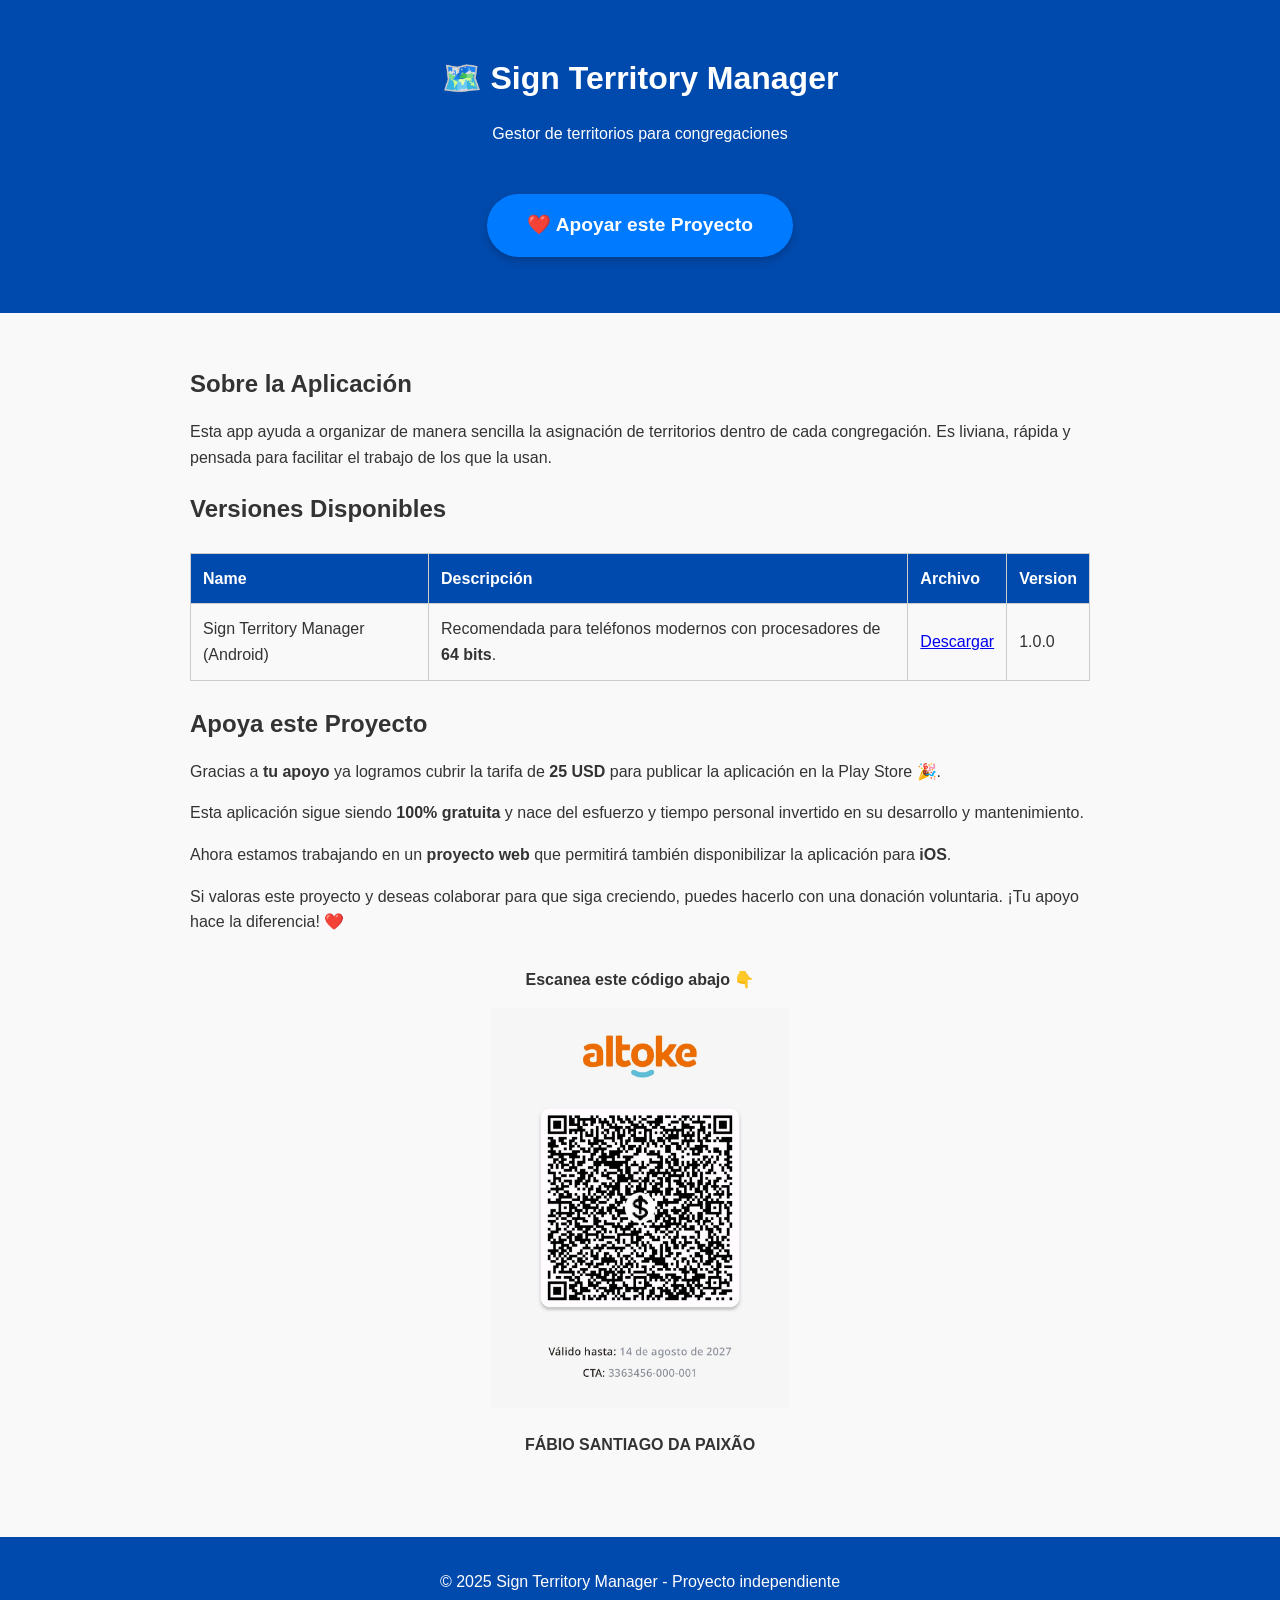
<file: index.html>
<!DOCTYPE html>
<html lang="es">
<head>
  <meta charset="UTF-8" />
  <meta name="viewport" content="width=device-width, initial-scale=1.0" />
  <title>Sign Territory Manager</title>
  <link rel="icon" type="image/png" href="img/logo.png" />
  <link rel="stylesheet" href="css/style.css" />
</head>
<body>
  <header>
    <h1>🗺️ Sign Territory Manager</h1>
    <p>Gestor de territorios para congregaciones</p>

    <!-- 🚨 Botón destacado justo después de la descripción -->
    <div class="donar-top">
      <a href="#qr" class="donate-button">❤️ Apoyar este Proyecto </a>
    </div>
  </header>

  <main>
    <section id="about">
      <h2>Sobre la Aplicación</h2>
      <p>
        Esta app ayuda a organizar de manera sencilla la asignación de territorios dentro de cada congregación.  
        Es liviana, rápida y pensada para facilitar el trabajo de los que la usan.  
      </p>
    </section>

    <section id="versions">
      <h2>Versiones Disponibles</h2>
      <table>
        <thead>
          <tr>
            <th>Name</th>
            <th>Descripción</th>
            <th>Archivo</th>
             <th>Version</th>
          </tr>
        </thead>
        <tbody>
          <tr>
            <td>Sign Territory Manager (Android)</td>
            <td>Recomendada para teléfonos modernos con procesadores de <strong>64 bits</strong>.</td>
            <td><a target="_blank" href="https://play.google.com/store/apps/details?id=com.paixao.sign_territory_manager">Descargar</a></td>
            <td>1.0.0</td>
          </tr>
          
        </tbody>
      </table>
    </section>

    <section id="support">
      <h2>Apoya este Proyecto</h2>
      <p>Gracias a <strong>tu apoyo</strong> ya logramos cubrir la tarifa de <strong>25 USD</strong> para publicar la aplicación en la Play Store 🎉.</p>
        
      <p>Esta aplicación sigue siendo <strong>100% gratuita</strong> y nace del esfuerzo y tiempo personal invertido en su desarrollo y mantenimiento.</p>

      <p>Ahora estamos trabajando en un <strong>proyecto web</strong> que permitirá también disponibilizar la aplicación para <strong>iOS</strong>.</p>
   
      <p>
        Si valoras este proyecto y deseas colaborar para que siga creciendo, puedes hacerlo con una donación voluntaria.  
        ¡Tu apoyo hace la diferencia! ❤️  
      </p>

      <!-- 🎯 Aquí está el QR con el ancla -->
      <div id="qr" class="qr-container">
        <p><strong>Escanea este código abajo 👇</strong></p>
        <img src="img/qr-donacion.jpeg" alt="Código QR para donación" />
         <p><strong>FÁBIO SANTIAGO DA PAIXÃO</strong></p>
      </div>
    </section>
  </main>


  <footer>
    <p>© 2025 Sign Territory Manager - Proyecto independiente</p>
  </footer>

  <!-- Script del popup -->
  <script src="js/popup.js"></script>
</body>
</html>
</file>
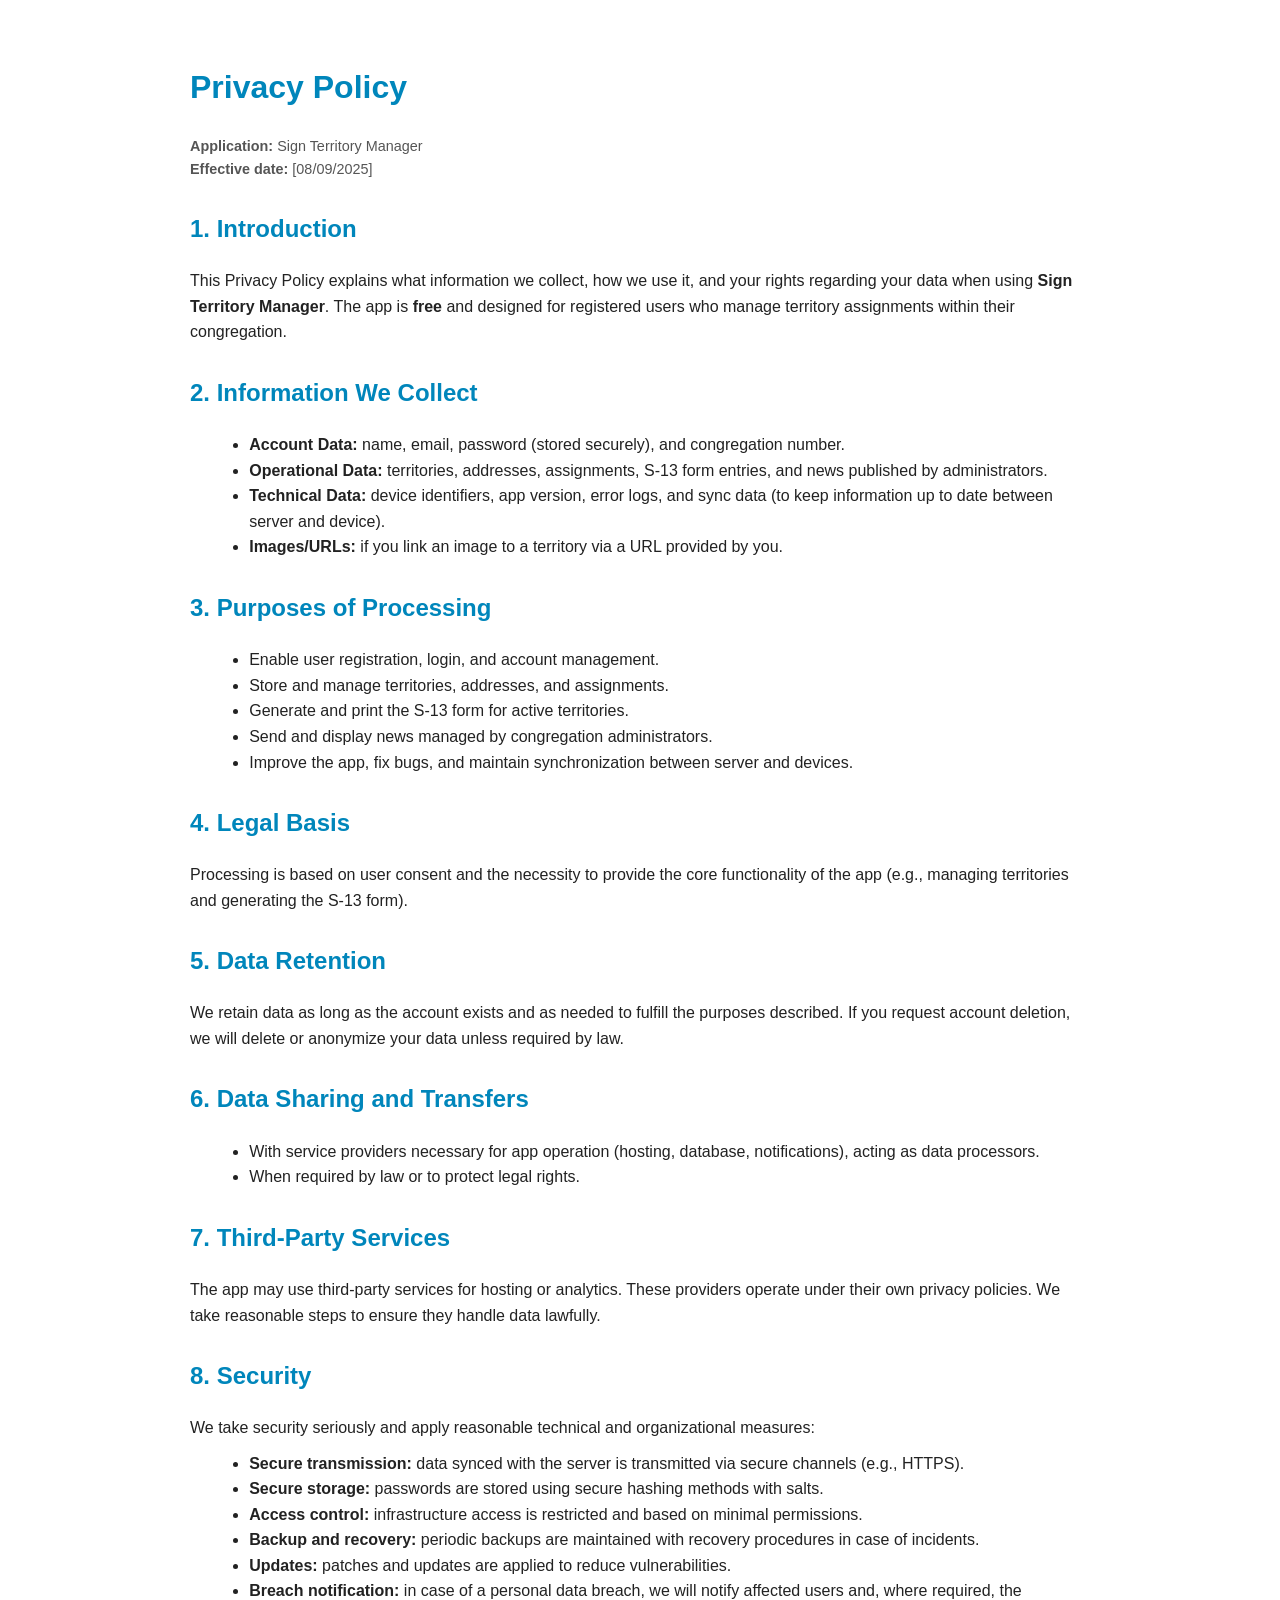
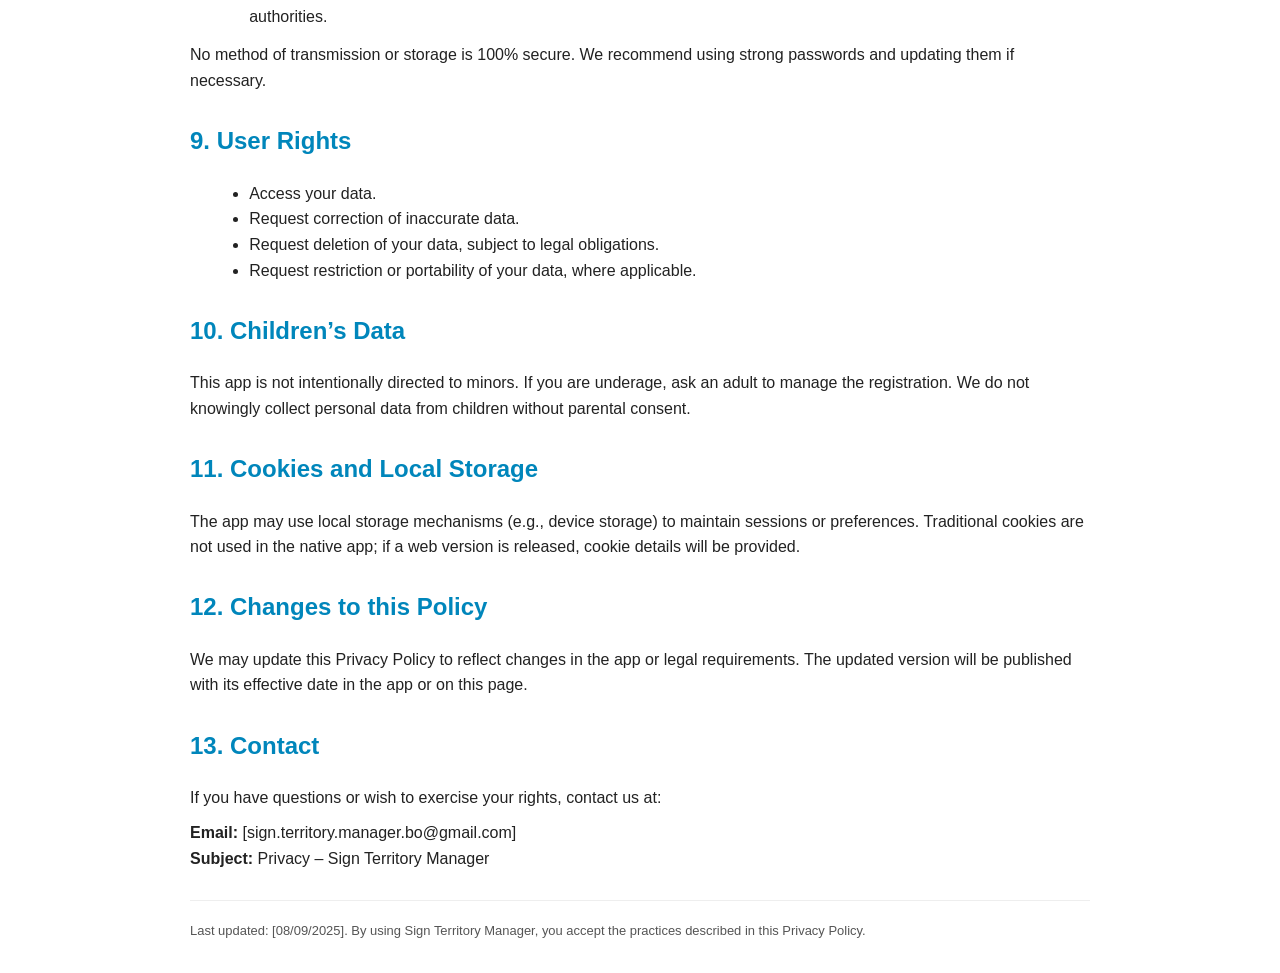
<file: privacy-policy-en.html>
<!doctype html>
<html lang="en">
<head>
  <meta charset="utf-8" />
  <meta name="viewport" content="width=device-width,initial-scale=1" />
  <title>Privacy Policy – Sign Territory Manager</title>
  <style>
    body { font-family: Arial, Helvetica, sans-serif; line-height: 1.6; color: #222; padding: 24px; max-width: 900px; margin: auto; }
    h1,h2 { color: rgb(0, 134, 187); margin-top: 1.2em; }
    p { margin: 0.6em 0; }
    ul { margin: 0.4em 0 0.8em 1.2em; }
    .small { font-size: 0.9em; color: #555; }
    footer { margin-top: 2em; font-size: 0.9em; color:#666; border-top:1px solid #eee; padding-top:12px;}
  </style>
</head>
<body>
  <h1>Privacy Policy</h1>

  <p class="small"><strong>Application:</strong> Sign Territory Manager<br>
  <strong>Effective date:</strong> [08/09/2025]</p>

  <h2>1. Introduction</h2>
  <p>This Privacy Policy explains what information we collect, how we use it, and your rights regarding your data when using <strong>Sign Territory Manager</strong>. The app is <strong>free</strong> and designed for registered users who manage territory assignments within their congregation.</p>

  <h2>2. Information We Collect</h2>
  <ul>
    <li><strong>Account Data:</strong> name, email, password (stored securely), and congregation number.</li>
    <li><strong>Operational Data:</strong> territories, addresses, assignments, S-13 form entries, and news published by administrators.</li>
    <li><strong>Technical Data:</strong> device identifiers, app version, error logs, and sync data (to keep information up to date between server and device).</li>
    <li><strong>Images/URLs:</strong> if you link an image to a territory via a URL provided by you.</li>
  </ul>

  <h2>3. Purposes of Processing</h2>
  <ul>
    <li>Enable user registration, login, and account management.</li>
    <li>Store and manage territories, addresses, and assignments.</li>
    <li>Generate and print the S-13 form for active territories.</li>
    <li>Send and display news managed by congregation administrators.</li>
    <li>Improve the app, fix bugs, and maintain synchronization between server and devices.</li>
  </ul>

  <h2>4. Legal Basis</h2>
  <p>Processing is based on user consent and the necessity to provide the core functionality of the app (e.g., managing territories and generating the S-13 form).</p>

  <h2>5. Data Retention</h2>
  <p>We retain data as long as the account exists and as needed to fulfill the purposes described. If you request account deletion, we will delete or anonymize your data unless required by law.</p>

  <h2>6. Data Sharing and Transfers</h2>
  <ul>
    <li>With service providers necessary for app operation (hosting, database, notifications), acting as data processors.</li>
    <li>When required by law or to protect legal rights.</li>
  </ul>

  <h2>7. Third-Party Services</h2>
  <p>The app may use third-party services for hosting or analytics. These providers operate under their own privacy policies. We take reasonable steps to ensure they handle data lawfully.</p>

  <h2>8. Security</h2>
  <p>We take security seriously and apply reasonable technical and organizational measures:</p>
  <ul>
    <li><strong>Secure transmission:</strong> data synced with the server is transmitted via secure channels (e.g., HTTPS).</li>
    <li><strong>Secure storage:</strong> passwords are stored using secure hashing methods with salts.</li>
    <li><strong>Access control:</strong> infrastructure access is restricted and based on minimal permissions.</li>
    <li><strong>Backup and recovery:</strong> periodic backups are maintained with recovery procedures in case of incidents.</li>
    <li><strong>Updates:</strong> patches and updates are applied to reduce vulnerabilities.</li>
    <li><strong>Breach notification:</strong> in case of a personal data breach, we will notify affected users and, where required, the authorities.</li>
  </ul>
  <p>No method of transmission or storage is 100% secure. We recommend using strong passwords and updating them if necessary.</p>

  <h2>9. User Rights</h2>
  <ul>
    <li>Access your data.</li>
    <li>Request correction of inaccurate data.</li>
    <li>Request deletion of your data, subject to legal obligations.</li>
    <li>Request restriction or portability of your data, where applicable.</li>
  </ul>

  <h2>10. Children’s Data</h2>
  <p>This app is not intentionally directed to minors. If you are underage, ask an adult to manage the registration. We do not knowingly collect personal data from children without parental consent.</p>

  <h2>11. Cookies and Local Storage</h2>
  <p>The app may use local storage mechanisms (e.g., device storage) to maintain sessions or preferences. Traditional cookies are not used in the native app; if a web version is released, cookie details will be provided.</p>

  <h2>12. Changes to this Policy</h2>
  <p>We may update this Privacy Policy to reflect changes in the app or legal requirements. The updated version will be published with its effective date in the app or on this page.</p>

  <h2>13. Contact</h2>
  <p>If you have questions or wish to exercise your rights, contact us at:</p>
  <p><strong>Email:</strong> [sign.territory.manager.bo@gmail.com]<br>
     <strong>Subject:</strong> Privacy – Sign Territory Manager</p>

 <footer>
    <p class="small">Last updated: [08/09/2025]. By using Sign Territory Manager, you accept the practices described in this Privacy Policy.</p>
  </footer>
</body>
</html>
</file>
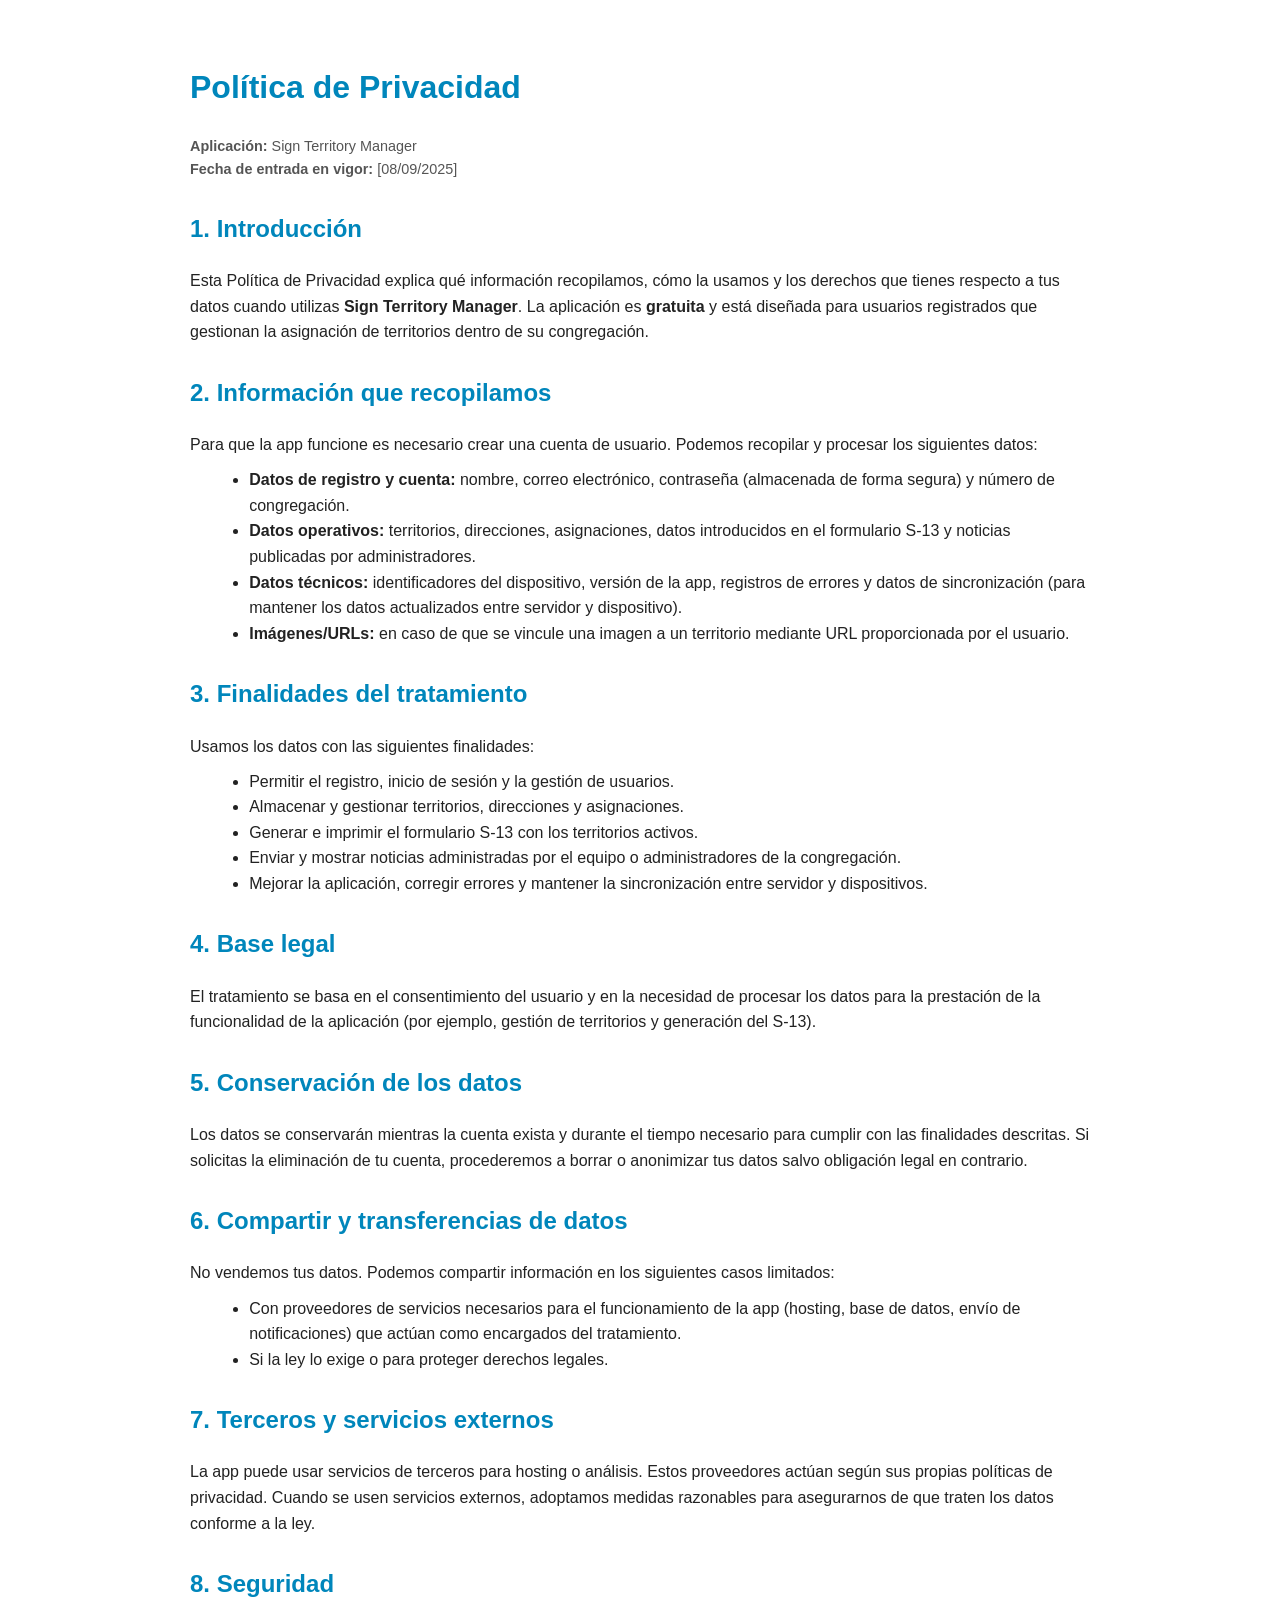
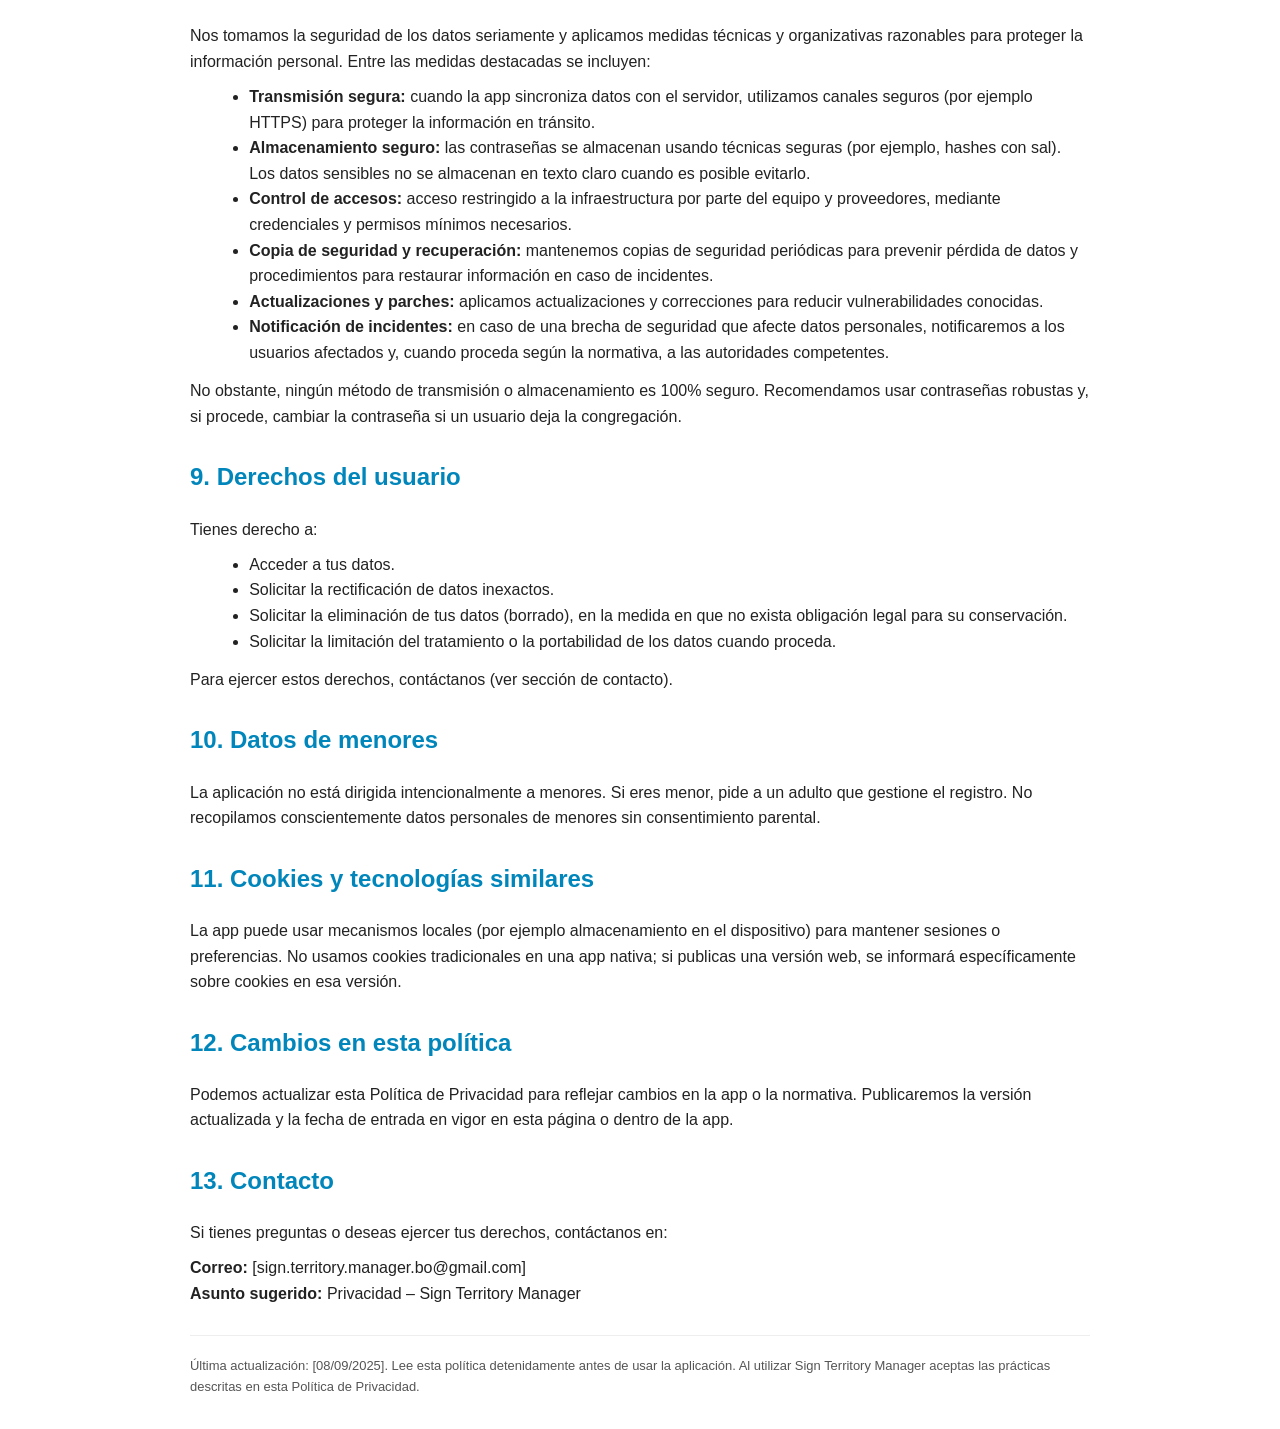
<file: privacy-policy-es.html>
<!doctype html>
<html lang="es">
<head>
  <meta charset="utf-8" />
  <meta name="viewport" content="width=device-width,initial-scale=1" />
  <title>Política de Privacidad – Sign Territory Manager</title>
  <style>
    body { font-family: Arial, Helvetica, sans-serif; line-height: 1.6; color: #222; padding: 24px; max-width: 900px; margin: auto; }
    h1,h2 { color: rgb(0, 134, 187); margin-top: 1.2em; }
    p { margin: 0.6em 0; }
    ul { margin: 0.4em 0 0.8em 1.2em; }
    .small { font-size: 0.9em; color: #555; }
    footer { margin-top: 2em; font-size: 0.9em; color:#666; border-top:1px solid #eee; padding-top:12px;}
  </style>
</head>
<body>
  <h1>Política de Privacidad</h1>

  <p class="small"><strong>Aplicación:</strong> Sign Territory Manager<br>
  <strong>Fecha de entrada en vigor:</strong> [08/09/2025]</p>

  <h2>1. Introducción</h2>
  <p>Esta Política de Privacidad explica qué información recopilamos, cómo la usamos y los derechos que tienes respecto a tus datos cuando utilizas <strong>Sign Territory Manager</strong>. La aplicación es <strong>gratuita</strong> y está diseñada para usuarios registrados que gestionan la asignación de territorios dentro de su congregación.</p>

  <h2>2. Información que recopilamos</h2>
  <p>Para que la app funcione es necesario crear una cuenta de usuario. Podemos recopilar y procesar los siguientes datos:</p>
  <ul>
    <li><strong>Datos de registro y cuenta:</strong> nombre, correo electrónico, contraseña (almacenada de forma segura) y número de congregación.</li>
    <li><strong>Datos operativos:</strong> territorios, direcciones, asignaciones, datos introducidos en el formulario S-13 y noticias publicadas por administradores.</li>
    <li><strong>Datos técnicos:</strong> identificadores del dispositivo, versión de la app, registros de errores y datos de sincronización (para mantener los datos actualizados entre servidor y dispositivo).</li>
    <li><strong>Imágenes/URLs:</strong> en caso de que se vincule una imagen a un territorio mediante URL proporcionada por el usuario.</li>
  </ul>

  <h2>3. Finalidades del tratamiento</h2>
  <p>Usamos los datos con las siguientes finalidades:</p>
  <ul>
    <li>Permitir el registro, inicio de sesión y la gestión de usuarios.</li>
    <li>Almacenar y gestionar territorios, direcciones y asignaciones.</li>
    <li>Generar e imprimir el formulario S-13 con los territorios activos.</li>
    <li>Enviar y mostrar noticias administradas por el equipo o administradores de la congregación.</li>
    <li>Mejorar la aplicación, corregir errores y mantener la sincronización entre servidor y dispositivos.</li>
  </ul>

  <h2>4. Base legal</h2>
  <p>El tratamiento se basa en el consentimiento del usuario y en la necesidad de procesar los datos para la prestación de la funcionalidad de la aplicación (por ejemplo, gestión de territorios y generación del S-13).</p>

  <h2>5. Conservación de los datos</h2>
  <p>Los datos se conservarán mientras la cuenta exista y durante el tiempo necesario para cumplir con las finalidades descritas. Si solicitas la eliminación de tu cuenta, procederemos a borrar o anonimizar tus datos salvo obligación legal en contrario.</p>

  <h2>6. Compartir y transferencias de datos</h2>
  <p>No vendemos tus datos. Podemos compartir información en los siguientes casos limitados:</p>
  <ul>
    <li>Con proveedores de servicios necesarios para el funcionamiento de la app (hosting, base de datos, envío de notificaciones) que actúan como encargados del tratamiento.</li>
    <li>Si la ley lo exige o para proteger derechos legales.</li>
  </ul>

  <h2>7. Terceros y servicios externos</h2>
  <p>La app puede usar servicios de terceros para hosting o análisis. Estos proveedores actúan según sus propias políticas de privacidad. Cuando se usen servicios externos, adoptamos medidas razonables para asegurarnos de que traten los datos conforme a la ley.</p>

  <h2>8. Seguridad</h2>
  <p>Nos tomamos la seguridad de los datos seriamente y aplicamos medidas técnicas y organizativas razonables para proteger la información personal. Entre las medidas destacadas se incluyen:</p>
  <ul>
    <li><strong>Transmisión segura:</strong> cuando la app sincroniza datos con el servidor, utilizamos canales seguros (por ejemplo HTTPS) para proteger la información en tránsito.</li>
    <li><strong>Almacenamiento seguro:</strong> las contraseñas se almacenan usando técnicas seguras (por ejemplo, hashes con sal). Los datos sensibles no se almacenan en texto claro cuando es posible evitarlo.</li>
    <li><strong>Control de accesos:</strong> acceso restringido a la infraestructura por parte del equipo y proveedores, mediante credenciales y permisos mínimos necesarios.</li>
    <li><strong>Copia de seguridad y recuperación:</strong> mantenemos copias de seguridad periódicas para prevenir pérdida de datos y procedimientos para restaurar información en caso de incidentes.</li>
    <li><strong>Actualizaciones y parches:</strong> aplicamos actualizaciones y correcciones para reducir vulnerabilidades conocidas.</li>
    <li><strong>Notificación de incidentes:</strong> en caso de una brecha de seguridad que afecte datos personales, notificaremos a los usuarios afectados y, cuando proceda según la normativa, a las autoridades competentes.</li>
  </ul>
  <p>No obstante, ningún método de transmisión o almacenamiento es 100% seguro. Recomendamos usar contraseñas robustas y, si procede, cambiar la contraseña si un usuario deja la congregación.</p>

  <h2>9. Derechos del usuario</h2>
  <p>Tienes derecho a:</p>
  <ul>
    <li>Acceder a tus datos.</li>
    <li>Solicitar la rectificación de datos inexactos.</li>
    <li>Solicitar la eliminación de tus datos (borrado), en la medida en que no exista obligación legal para su conservación.</li>
    <li>Solicitar la limitación del tratamiento o la portabilidad de los datos cuando proceda.</li>
  </ul>
  <p>Para ejercer estos derechos, contáctanos (ver sección de contacto).</p>

  <h2>10. Datos de menores</h2>
  <p>La aplicación no está dirigida intencionalmente a menores. Si eres menor, pide a un adulto que gestione el registro. No recopilamos conscientemente datos personales de menores sin consentimiento parental.</p>

  <h2>11. Cookies y tecnologías similares</h2>
  <p>La app puede usar mecanismos locales (por ejemplo almacenamiento en el dispositivo) para mantener sesiones o preferencias. No usamos cookies tradicionales en una app nativa; si publicas una versión web, se informará específicamente sobre cookies en esa versión.</p>

  <h2>12. Cambios en esta política</h2>
  <p>Podemos actualizar esta Política de Privacidad para reflejar cambios en la app o la normativa. Publicaremos la versión actualizada y la fecha de entrada en vigor en esta página o dentro de la app.</p>

  <h2>13. Contacto</h2>
  <p>Si tienes preguntas o deseas ejercer tus derechos, contáctanos en:</p>
  <p><strong>Correo:</strong> [sign.territory.manager.bo@gmail.com]<br>
     <strong>Asunto sugerido:</strong> Privacidad – Sign Territory Manager</p>

  <footer>
    <p class="small">Última actualización: [08/09/2025]. Lee esta política detenidamente antes de usar la aplicación. Al utilizar Sign Territory Manager aceptas las prácticas descritas en esta Política de Privacidad.</p>
  </footer>
</body>
</html>
</file>
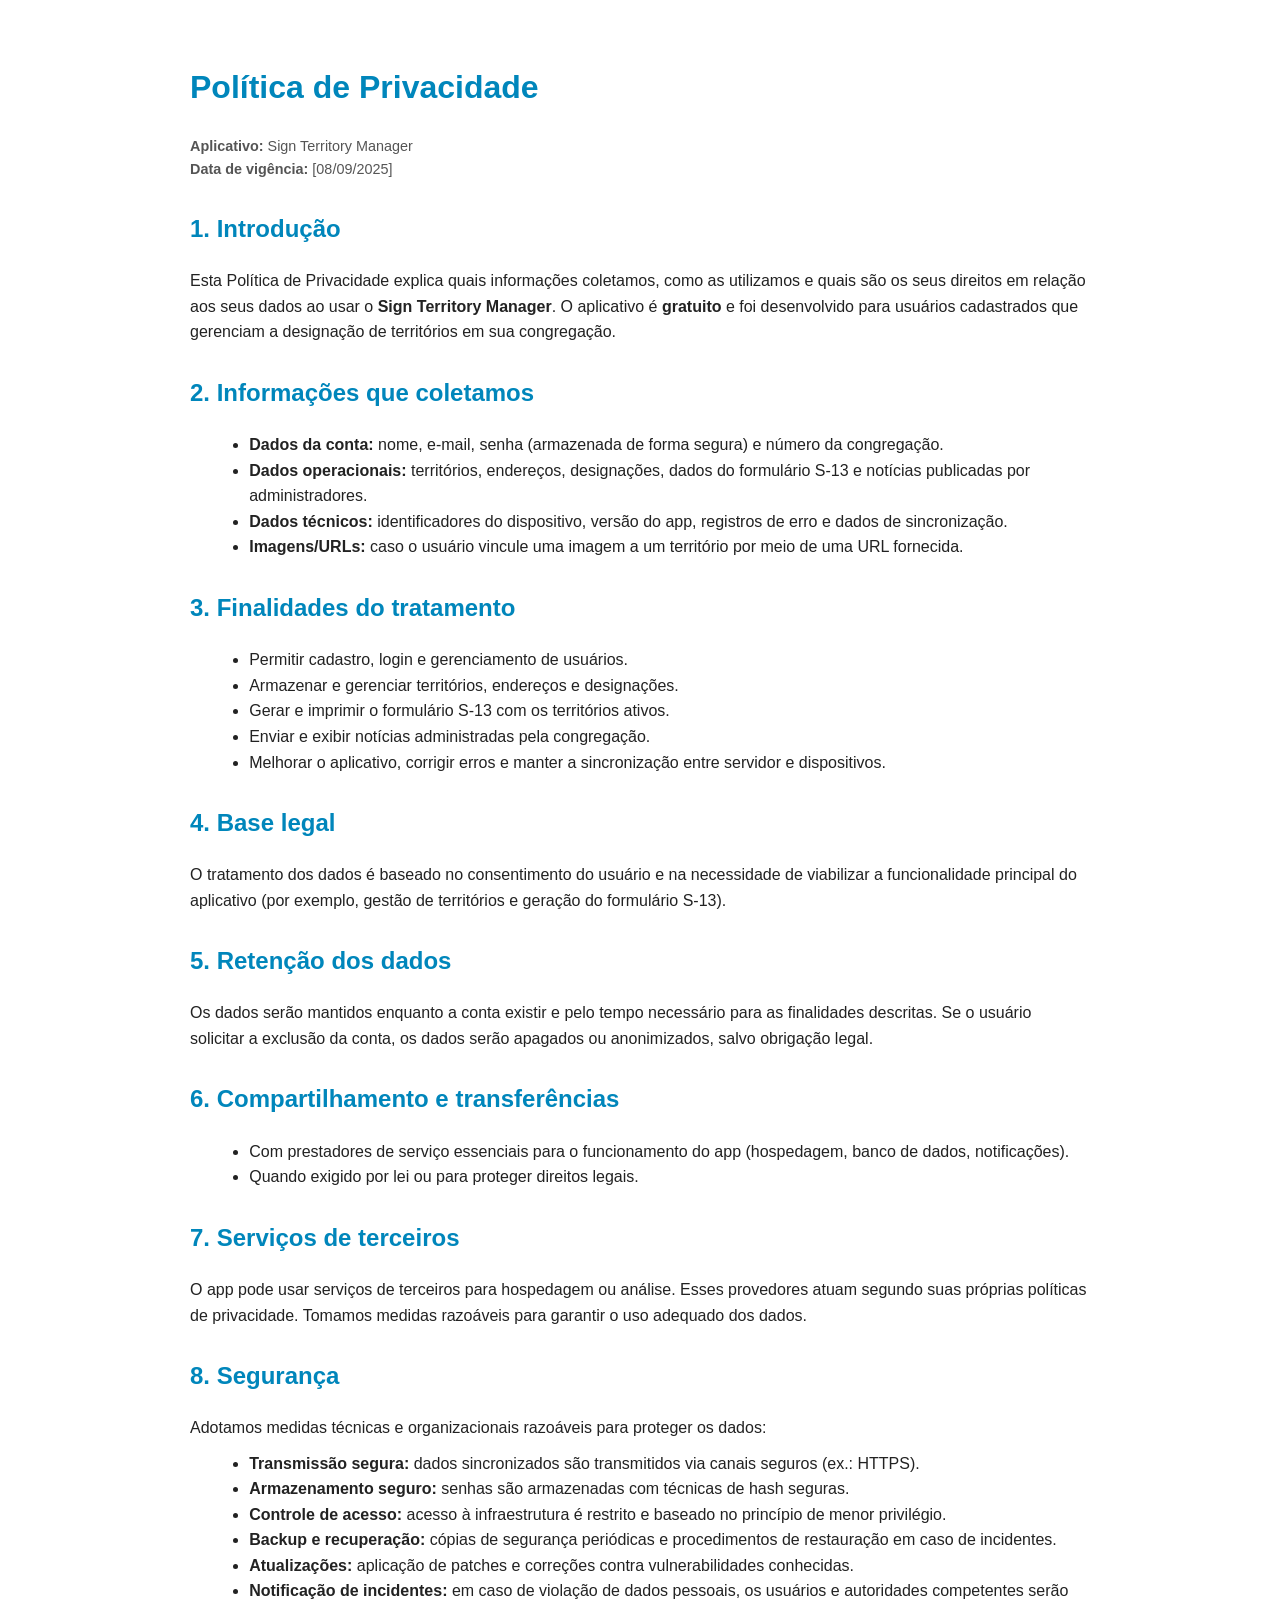
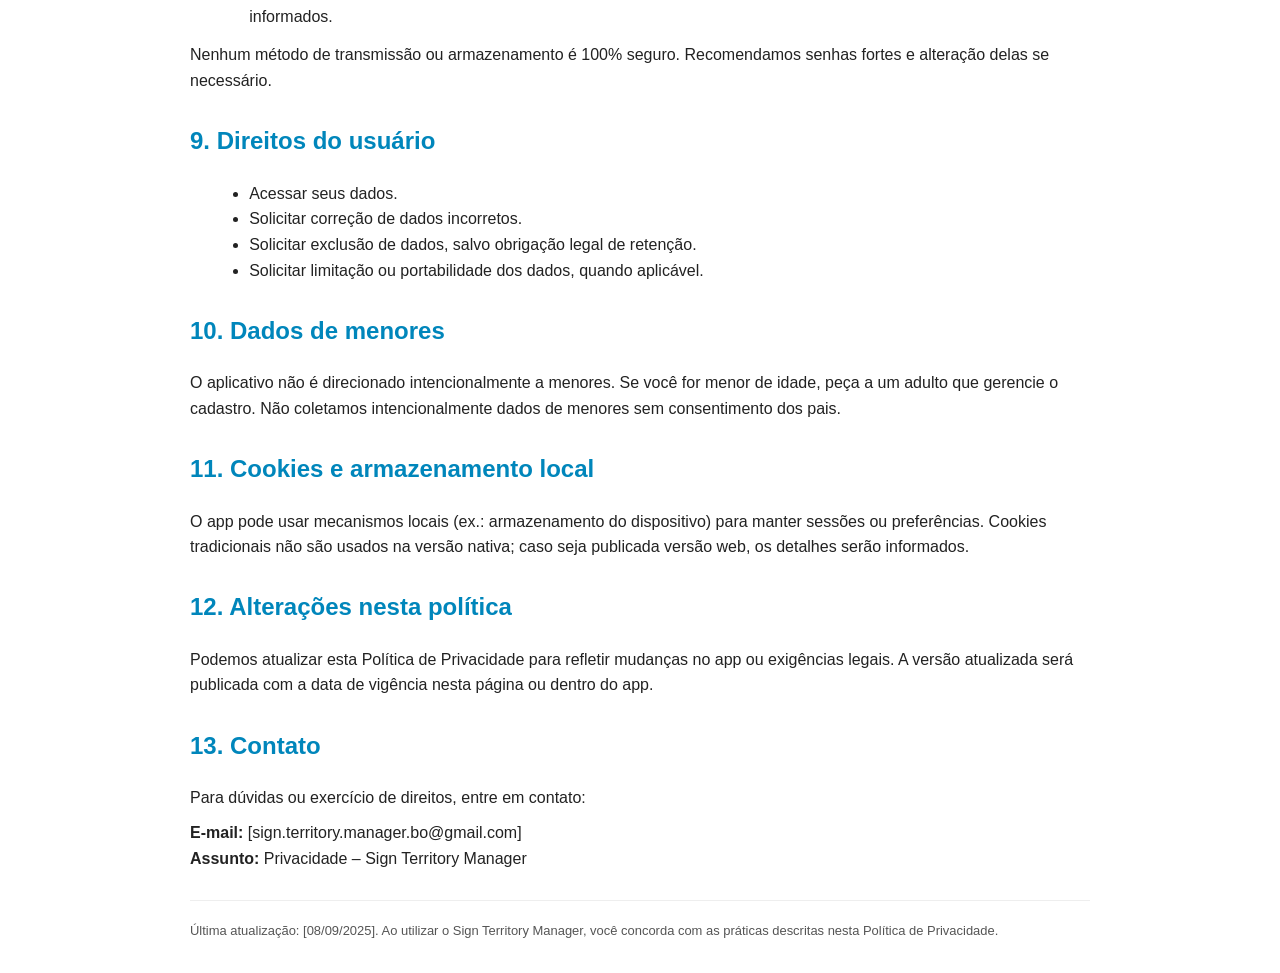
<file: privacy-policy-pt.html>
<!doctype html>
<html lang="pt-BR">
<head>
  <meta charset="utf-8" />
  <meta name="viewport" content="width=device-width,initial-scale=1" />
  <title>Política de Privacidade – Sign Territory Manager</title>
  <style>
    body { font-family: Arial, Helvetica, sans-serif; line-height: 1.6; color: #222; padding: 24px; max-width: 900px; margin: auto; }
    h1,h2 { color: rgb(0, 134, 187); margin-top: 1.2em; }
    p { margin: 0.6em 0; }
    ul { margin: 0.4em 0 0.8em 1.2em; }
    .small { font-size: 0.9em; color: #555; }
    footer { margin-top: 2em; font-size: 0.9em; color:#666; border-top:1px solid #eee; padding-top:12px;}
  </style>
</head>
<body>
  <h1>Política de Privacidade</h1>

  <p class="small"><strong>Aplicativo:</strong> Sign Territory Manager<br>
  <strong>Data de vigência:</strong> [08/09/2025]</p>

  <h2>1. Introdução</h2>
  <p>Esta Política de Privacidade explica quais informações coletamos, como as utilizamos e quais são os seus direitos em relação aos seus dados ao usar o <strong>Sign Territory Manager</strong>. O aplicativo é <strong>gratuito</strong> e foi desenvolvido para usuários cadastrados que gerenciam a designação de territórios em sua congregação.</p>

  <h2>2. Informações que coletamos</h2>
  <ul>
    <li><strong>Dados da conta:</strong> nome, e-mail, senha (armazenada de forma segura) e número da congregação.</li>
    <li><strong>Dados operacionais:</strong> territórios, endereços, designações, dados do formulário S-13 e notícias publicadas por administradores.</li>
    <li><strong>Dados técnicos:</strong> identificadores do dispositivo, versão do app, registros de erro e dados de sincronização.</li>
    <li><strong>Imagens/URLs:</strong> caso o usuário vincule uma imagem a um território por meio de uma URL fornecida.</li>
  </ul>

  <h2>3. Finalidades do tratamento</h2>
  <ul>
    <li>Permitir cadastro, login e gerenciamento de usuários.</li>
    <li>Armazenar e gerenciar territórios, endereços e designações.</li>
    <li>Gerar e imprimir o formulário S-13 com os territórios ativos.</li>
    <li>Enviar e exibir notícias administradas pela congregação.</li>
    <li>Melhorar o aplicativo, corrigir erros e manter a sincronização entre servidor e dispositivos.</li>
  </ul>

  <h2>4. Base legal</h2>
  <p>O tratamento dos dados é baseado no consentimento do usuário e na necessidade de viabilizar a funcionalidade principal do aplicativo (por exemplo, gestão de territórios e geração do formulário S-13).</p>

  <h2>5. Retenção dos dados</h2>
  <p>Os dados serão mantidos enquanto a conta existir e pelo tempo necessário para as finalidades descritas. Se o usuário solicitar a exclusão da conta, os dados serão apagados ou anonimizados, salvo obrigação legal.</p>

  <h2>6. Compartilhamento e transferências</h2>
  <ul>
    <li>Com prestadores de serviço essenciais para o funcionamento do app (hospedagem, banco de dados, notificações).</li>
    <li>Quando exigido por lei ou para proteger direitos legais.</li>
  </ul>

  <h2>7. Serviços de terceiros</h2>
  <p>O app pode usar serviços de terceiros para hospedagem ou análise. Esses provedores atuam segundo suas próprias políticas de privacidade. Tomamos medidas razoáveis para garantir o uso adequado dos dados.</p>

  <h2>8. Segurança</h2>
  <p>Adotamos medidas técnicas e organizacionais razoáveis para proteger os dados:</p>
  <ul>
    <li><strong>Transmissão segura:</strong> dados sincronizados são transmitidos via canais seguros (ex.: HTTPS).</li>
    <li><strong>Armazenamento seguro:</strong> senhas são armazenadas com técnicas de hash seguras.</li>
    <li><strong>Controle de acesso:</strong> acesso à infraestrutura é restrito e baseado no princípio de menor privilégio.</li>
    <li><strong>Backup e recuperação:</strong> cópias de segurança periódicas e procedimentos de restauração em caso de incidentes.</li>
    <li><strong>Atualizações:</strong> aplicação de patches e correções contra vulnerabilidades conhecidas.</li>
    <li><strong>Notificação de incidentes:</strong> em caso de violação de dados pessoais, os usuários e autoridades competentes serão informados.</li>
  </ul>
  <p>Nenhum método de transmissão ou armazenamento é 100% seguro. Recomendamos senhas fortes e alteração delas se necessário.</p>

  <h2>9. Direitos do usuário</h2>
  <ul>
    <li>Acessar seus dados.</li>
    <li>Solicitar correção de dados incorretos.</li>
    <li>Solicitar exclusão de dados, salvo obrigação legal de retenção.</li>
    <li>Solicitar limitação ou portabilidade dos dados, quando aplicável.</li>
  </ul>

  <h2>10. Dados de menores</h2>
  <p>O aplicativo não é direcionado intencionalmente a menores. Se você for menor de idade, peça a um adulto que gerencie o cadastro. Não coletamos intencionalmente dados de menores sem consentimento dos pais.</p>

  <h2>11. Cookies e armazenamento local</h2>
  <p>O app pode usar mecanismos locais (ex.: armazenamento do dispositivo) para manter sessões ou preferências. Cookies tradicionais não são usados na versão nativa; caso seja publicada versão web, os detalhes serão informados.</p>

  <h2>12. Alterações nesta política</h2>
  <p>Podemos atualizar esta Política de Privacidade para refletir mudanças no app ou exigências legais. A versão atualizada será publicada com a data de vigência nesta página ou dentro do app.</p>

  <h2>13. Contato</h2>
  <p>Para dúvidas ou exercício de direitos, entre em contato:</p>
  <p><strong>E-mail:</strong> [sign.territory.manager.bo@gmail.com]<br>
     <strong>Assunto:</strong> Privacidade – Sign Territory Manager</p>

  <footer>
    <p class="small">Última atualização: [08/09/2025]. Ao utilizar o Sign Territory Manager, você concorda com as práticas descritas nesta Política de Privacidade.</p>
  </footer>
</body>
</html>
</file>
<file: css/style.css>
body {
  font-family: Arial, sans-serif;
  margin: 0;
  padding: 0;
  line-height: 1.6;
  background: #f9f9f9;
  color: #333;
}

header {
  text-align: center;
  background: #004aad;
  color: #fff;
  padding: 2rem 1rem;
}

main {
  max-width: 900px;
  margin: auto;
  padding: 2rem;
}

h1, h2 {
  margin-bottom: 1rem;
}

table {
  width: 100%;
  border-collapse: collapse;
  margin: 1.5rem 0;
}

table, th, td {
  border: 1px solid #ccc;
}

th, td {
  padding: 0.75rem;
  text-align: left;
}

th {
  background: #004aad;
  color: #fff;
}

tr:nth-child(even) {
  background: #f2f2f2;
}

.qr-container {
  text-align: center;
  margin-top: 2rem;
}

.qr-container img {
    width: 300px;
    height: auto;
}

.donate-button {
  display: inline-block;
  margin-top: 1.5rem;
  padding: 1rem 2.5rem;
  background-color: #007bff;
  color: #fff;
  font-size: 1.2rem;
  font-weight: bold;
  border-radius: 50px;
  text-decoration: none;
  box-shadow: 0 4px 8px rgba(0,0,0,0.2);
  transition: background-color 0.3s ease, transform 0.2s ease;
}

.donate-button:hover {
  background-color: #0056b3;
  transform: scale(1.05);
}

.donar-top {
  text-align: center;
  margin-bottom: 2rem;
}

footer {
  text-align: center;
  padding: 1rem;
  margin-top: 2rem;
  background: #004aad;
  color: #fff;
}

.donar-top {
  text-align: center;
  margin: 1.5rem 0;
}

.modal {
  display: none; /* importante: começa escondido */
  position: fixed;
  z-index: 1000;
  inset: 0;
  background-color: rgba(0, 0, 0, 0.7);
  align-items: center;
  justify-content: center;
}

.modal-content {
    background: #f6f6f6;
    padding: 20px;
    border-radius: 12px;
    text-align: center;
    max-width: 90%;
    max-height: 90%;
}

.modal-content img {
    max-width: 300px;
    height: auto;
    float: left;
    border-radius: 8px;
}

.close-btn {
    padding: 8px 16px;
    background: rgb(255, 105, 105);
    color: #fff;
    border: none;
    border-radius: 6px;
    cursor: pointer;
}

.close-btn:hover {
    background: red;
}
</file>
